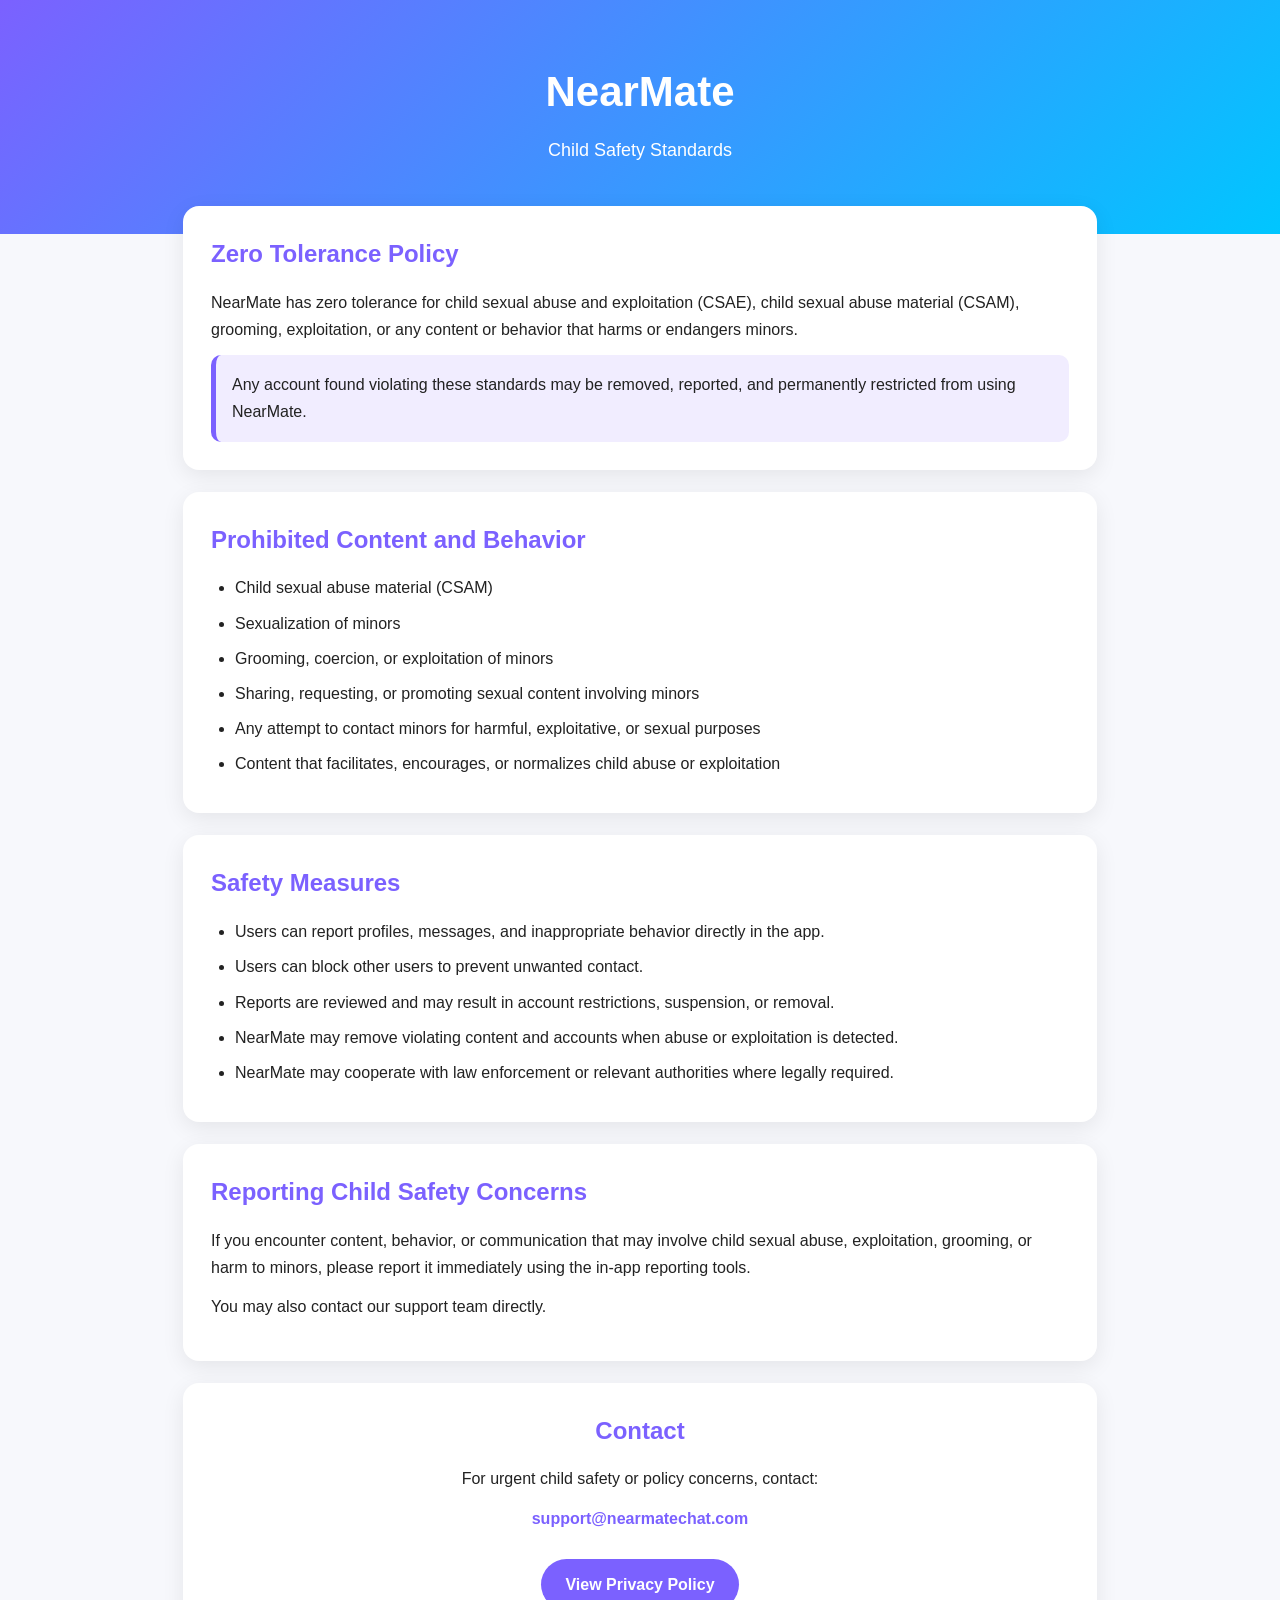
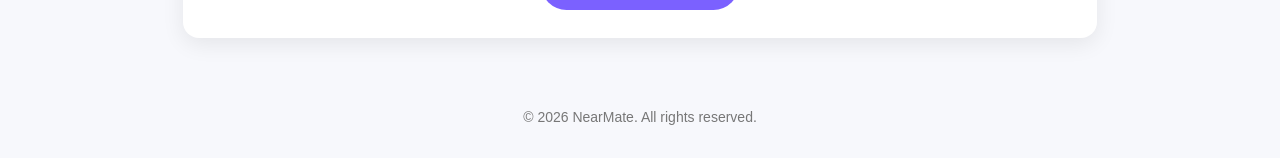
<file: csae.html>
<!DOCTYPE html>

<html lang="en">
<head>
<meta charset="UTF-8" />
<meta name="viewport" content="width=device-width, initial-scale=1.0" />
<title>NearMate - Child Safety Standards</title>

<style>
* {
    margin: 0;
    padding: 0;
    box-sizing: border-box;
}

body {
    font-family: Arial, Helvetica, sans-serif;
    background: #f7f8fc;
    color: #222;
    line-height: 1.7;
}

.header {
    background: linear-gradient(135deg, #7B61FF, #00C6FF);
    color: #FFFFFF;
    text-align: center;
    padding: 56px 20px;
}

.header h1 {
    font-size: 42px;
    margin-bottom: 8px;
}

.header p {
    font-size: 18px;
}

.container {
    max-width: 950px;
    margin: -28px auto 40px;
    padding: 0 18px;
}

.card {
    background: #FFFFFF;
    border-radius: 16px;
    padding: 28px;
    margin-bottom: 22px;
    box-shadow: 0 6px 22px rgba(0,0,0,0.08);
}

h2 {
    color: #7B61FF;
    margin-bottom: 14px;
    font-size: 24px;
}

p {
    margin-bottom: 12px;
}

ul {
    padding-left: 24px;
}

li {
    margin-bottom: 8px;
}

.notice {
    background: #F1EDFF;
    border-left: 5px solid #7B61FF;
    padding: 16px;
    border-radius: 10px;
}

.contact {
    text-align: center;
}

.contact a.email {
    color: #7B61FF;
    font-weight: bold;
    text-decoration: none;
}

.btn {
    display: inline-block;
    margin-top: 15px;
    background: #7B61FF;
    color: #FFFFFF !important;
    text-decoration: none !important;
    padding: 12px 24px;
    border-radius: 999px;
    font-weight: 700;
    font-size: 16px;
}

.btn:hover,
.btn:visited,
.btn:active {
    color: #FFFFFF !important;
    text-decoration: none !important;
}

.footer {
    text-align: center;
    color: #777;
    font-size: 14px;
    padding: 28px 16px;
}

@media (max-width: 600px) {
    .header h1 {
        font-size: 34px;
    }

    .card {
        padding: 22px;
    }
}
</style>

</head>

<body>

<header class="header">
    <h1>NearMate</h1>
    <p>Child Safety Standards</p>
</header>

<main class="container">

<section class="card">
    <h2>Zero Tolerance Policy</h2>
    <p>
        NearMate has zero tolerance for child sexual abuse and exploitation (CSAE), child sexual abuse material (CSAM), grooming, exploitation, or any content or behavior that harms or endangers minors.
    </p>
    <div class="notice">
        Any account found violating these standards may be removed, reported, and permanently restricted from using NearMate.
    </div>
</section>

<section class="card">
    <h2>Prohibited Content and Behavior</h2>
    <ul>
        <li>Child sexual abuse material (CSAM)</li>
        <li>Sexualization of minors</li>
        <li>Grooming, coercion, or exploitation of minors</li>
        <li>Sharing, requesting, or promoting sexual content involving minors</li>
        <li>Any attempt to contact minors for harmful, exploitative, or sexual purposes</li>
        <li>Content that facilitates, encourages, or normalizes child abuse or exploitation</li>
    </ul>
</section>

<section class="card">
    <h2>Safety Measures</h2>
    <ul>
        <li>Users can report profiles, messages, and inappropriate behavior directly in the app.</li>
        <li>Users can block other users to prevent unwanted contact.</li>
        <li>Reports are reviewed and may result in account restrictions, suspension, or removal.</li>
        <li>NearMate may remove violating content and accounts when abuse or exploitation is detected.</li>
        <li>NearMate may cooperate with law enforcement or relevant authorities where legally required.</li>
    </ul>
</section>

<section class="card">
    <h2>Reporting Child Safety Concerns</h2>
    <p>
        If you encounter content, behavior, or communication that may involve child sexual abuse, exploitation, grooming, or harm to minors, please report it immediately using the in-app reporting tools.
    </p>
    <p>
        You may also contact our support team directly.
    </p>
</section>

<section class="card contact">
    <h2>Contact</h2>
    <p>
        For urgent child safety or policy concerns, contact:
    </p>
    <p>
        <a class="email" href="mailto:support@nearmatechat.com">support@nearmatechat.com</a>
    </p>
    <a class="btn" href="https://nearmatechat.com/privacy.html" target="_blank" rel="noopener noreferrer">
        View Privacy Policy
    </a>
</section>

</main>

<footer class="footer">
    © 2026 NearMate. All rights reserved.
</footer>

</body>
</html>
</file>
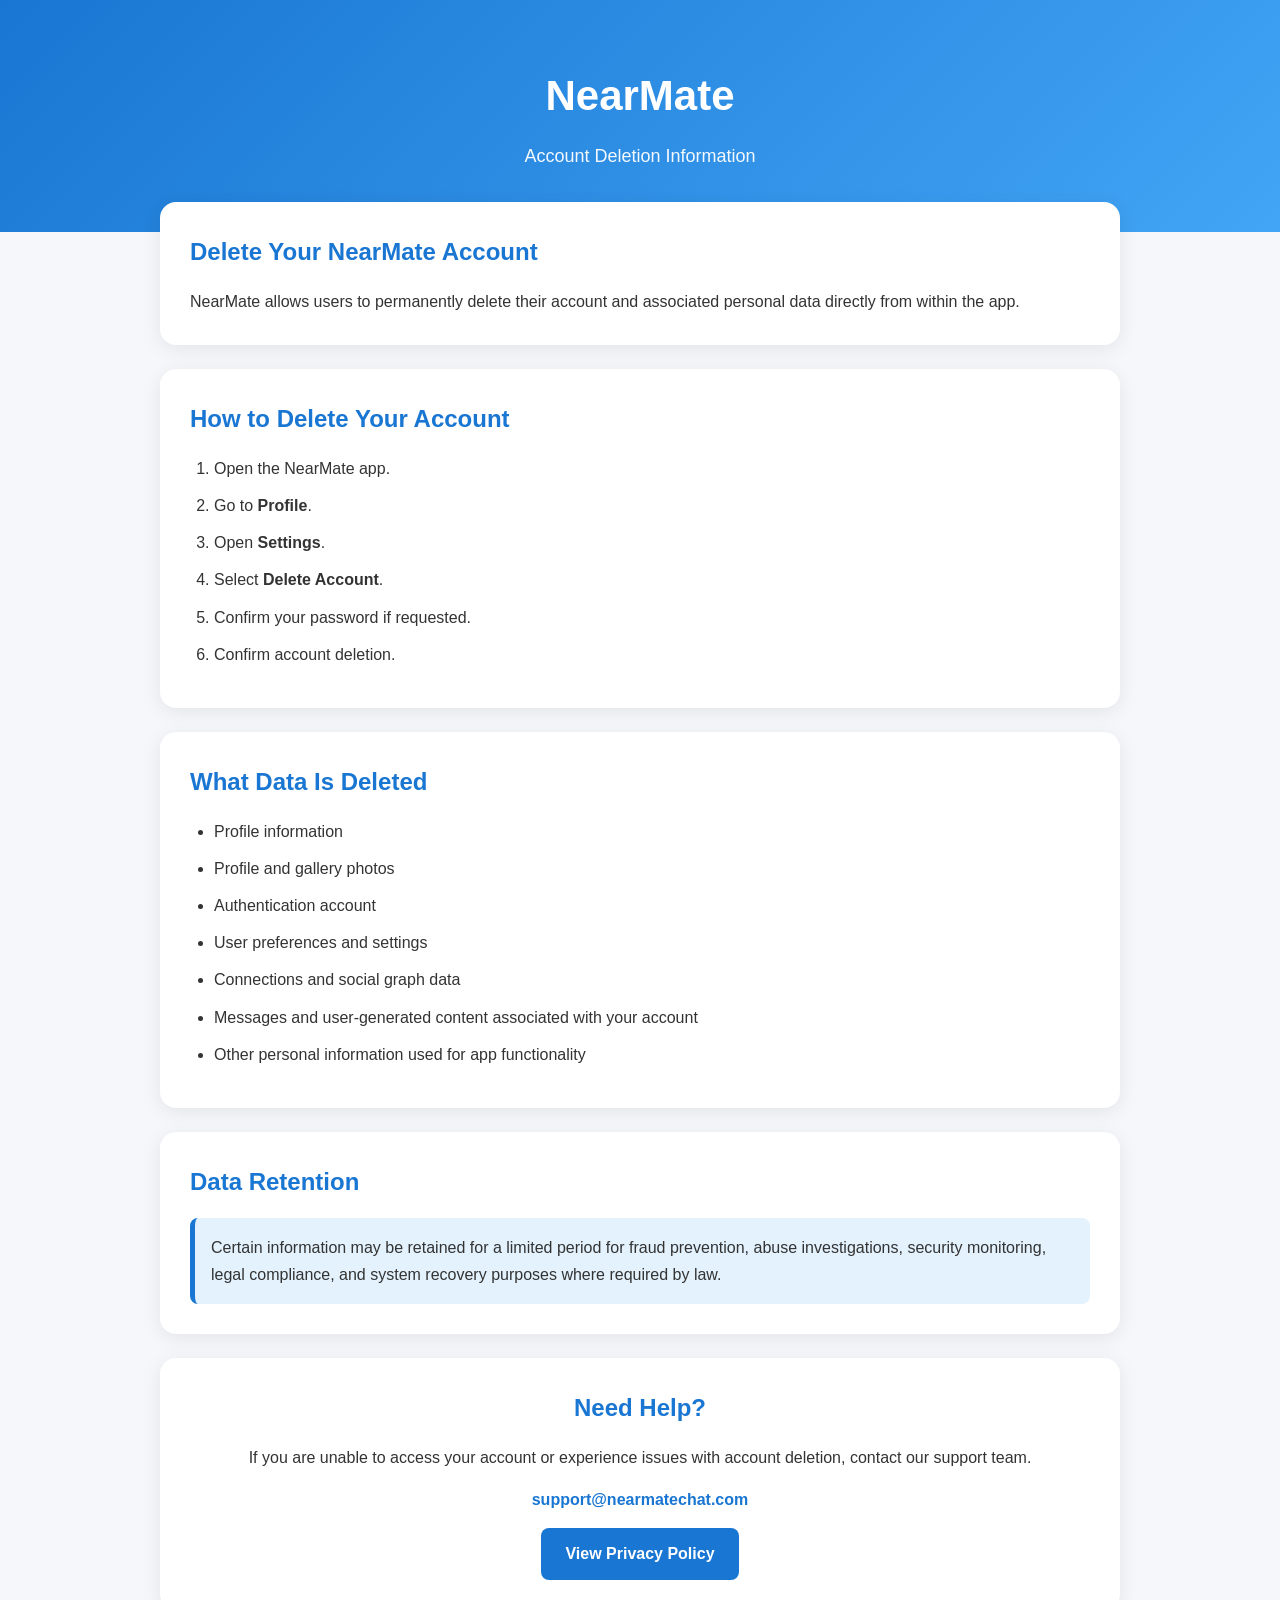
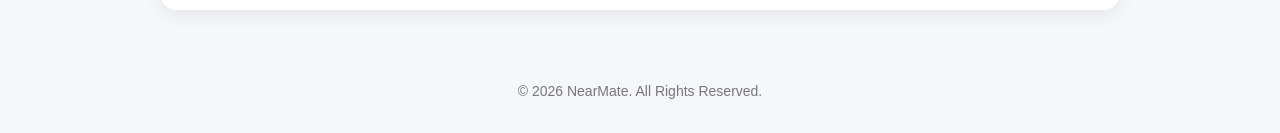
<file: delete-account.html>
<!DOCTYPE html>
<html lang="en">
<head>
<meta charset="UTF-8">
<meta name="viewport" content="width=device-width, initial-scale=1.0">
<title>NearMate - Account Deletion</title>

<style>
*{
    margin:0;
    padding:0;
    box-sizing:border-box;
}

body{
    font-family: Arial, Helvetica, sans-serif;
    background:#f5f7fb;
    color:#333;
    line-height:1.7;
}

.header{
    background:linear-gradient(135deg,#1976D2,#42A5F5);
    color:white;
    text-align:center;
    padding:60px 20px;
}

.header h1{
    font-size:42px;
    margin-bottom:10px;
}

.header p{
    font-size:18px;
    opacity:0.95;
}

.container{
    max-width:1000px;
    margin:-30px auto 40px;
    padding:0 20px;
}

.card{
    background:white;
    border-radius:16px;
    padding:30px;
    margin-bottom:24px;
    box-shadow:0 4px 20px rgba(0,0,0,0.08);
}

h2{
    color:#1976D2;
    margin-bottom:15px;
}

ol,ul{
    padding-left:24px;
}

li{
    margin-bottom:10px;
}

.highlight{
    background:#E3F2FD;
    border-left:5px solid #1976D2;
    padding:16px;
    border-radius:8px;
}

.contact{
    text-align:center;
}

.contact a{
    color:#1976D2;
    text-decoration:none;
    font-weight:bold;
}

.footer{
    text-align:center;
    padding:30px;
    color:#777;
    font-size:14px;
}

.btn{
display:inline-block;
margin-top:15px;
background:#1976D2;
color:#FFFFFF !important;
text-decoration:none;
padding:12px 24px;
border-radius:8px;
font-weight:600;
border:none;
}

.btn:hover{
background:#1565C0;
color:#FFFFFF !important;
}

.btn:visited{
color:#FFFFFF !important;
}

.btn:active{
color:#FFFFFF !important;
}


.btn:hover{
    opacity:0.9;
}
</style>

</head>

<body>

<div class="header">
    <h1>NearMate</h1>
    <p>Account Deletion Information</p>
</div>

<div class="container">

<div class="card">
    <h2>Delete Your NearMate Account</h2>
    <p>
        NearMate allows users to permanently delete their account and associated personal data directly from within the app.
    </p>
</div>

<div class="card">
    <h2>How to Delete Your Account</h2>

    <ol>
        <li>Open the NearMate app.</li>
        <li>Go to <strong>Profile</strong>.</li>
        <li>Open <strong>Settings</strong>.</li>
        <li>Select <strong>Delete Account</strong>.</li>
        <li>Confirm your password if requested.</li>
        <li>Confirm account deletion.</li>
    </ol>
</div>

<div class="card">
    <h2>What Data Is Deleted</h2>

    <ul>
        <li>Profile information</li>
        <li>Profile and gallery photos</li>
        <li>Authentication account</li>
        <li>User preferences and settings</li>
        <li>Connections and social graph data</li>
        <li>Messages and user-generated content associated with your account</li>
        <li>Other personal information used for app functionality</li>
    </ul>
</div>

<div class="card">
    <h2>Data Retention</h2>

    <div class="highlight">
        Certain information may be retained for a limited period for fraud prevention, abuse investigations, security monitoring, legal compliance, and system recovery purposes where required by law.
    </div>
</div>

<div class="card contact">
    <h2>Need Help?</h2>

    <p>
        If you are unable to access your account or experience issues with account deletion, contact our support team.
    </p>

    <p style="margin-top:15px;">
        <a href="mailto:support@nearmatechat.com">
            support@nearmatechat.com
        </a>
    </p>

    <a class="btn" href="https://nearmatechat.com/privacy.html">
        View Privacy Policy
    </a>
</div>

</div>

<div class="footer">
    © 2026 NearMate. All Rights Reserved.
</div>

</body>
</html>
</file>
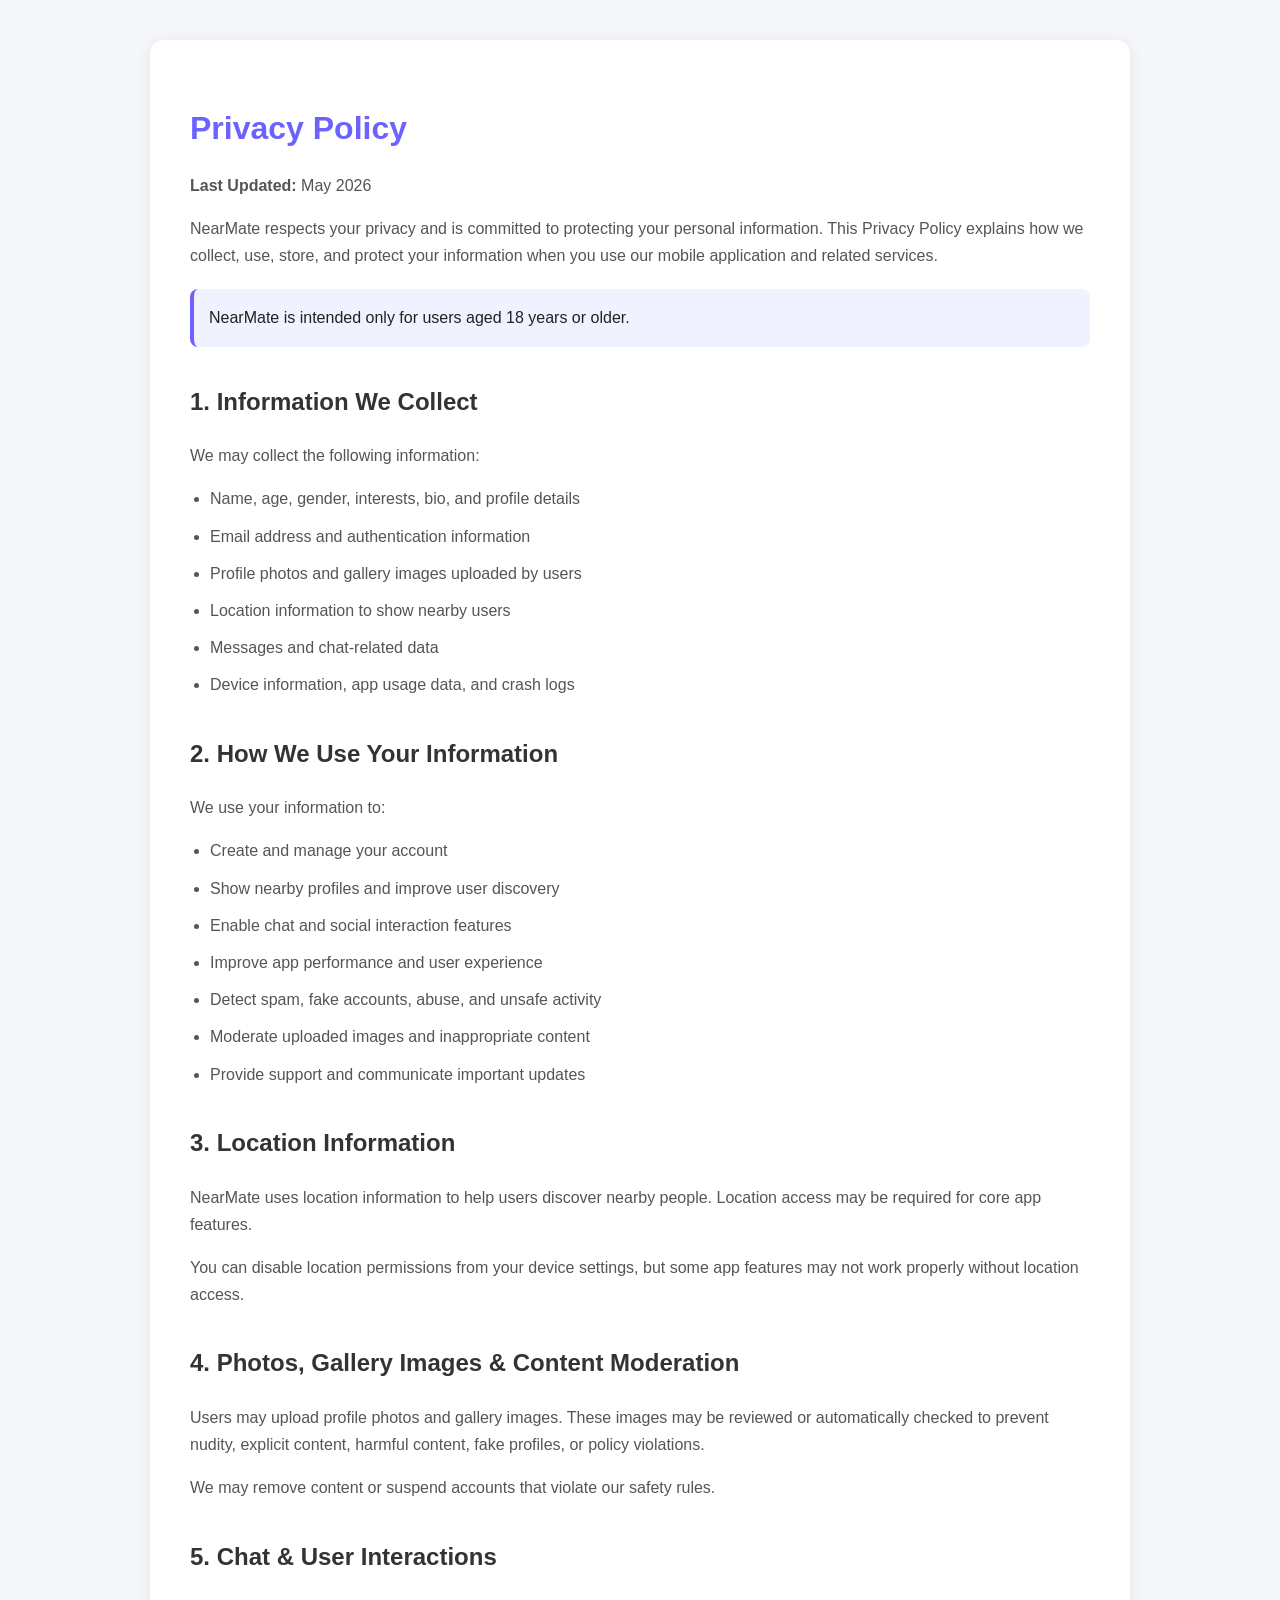
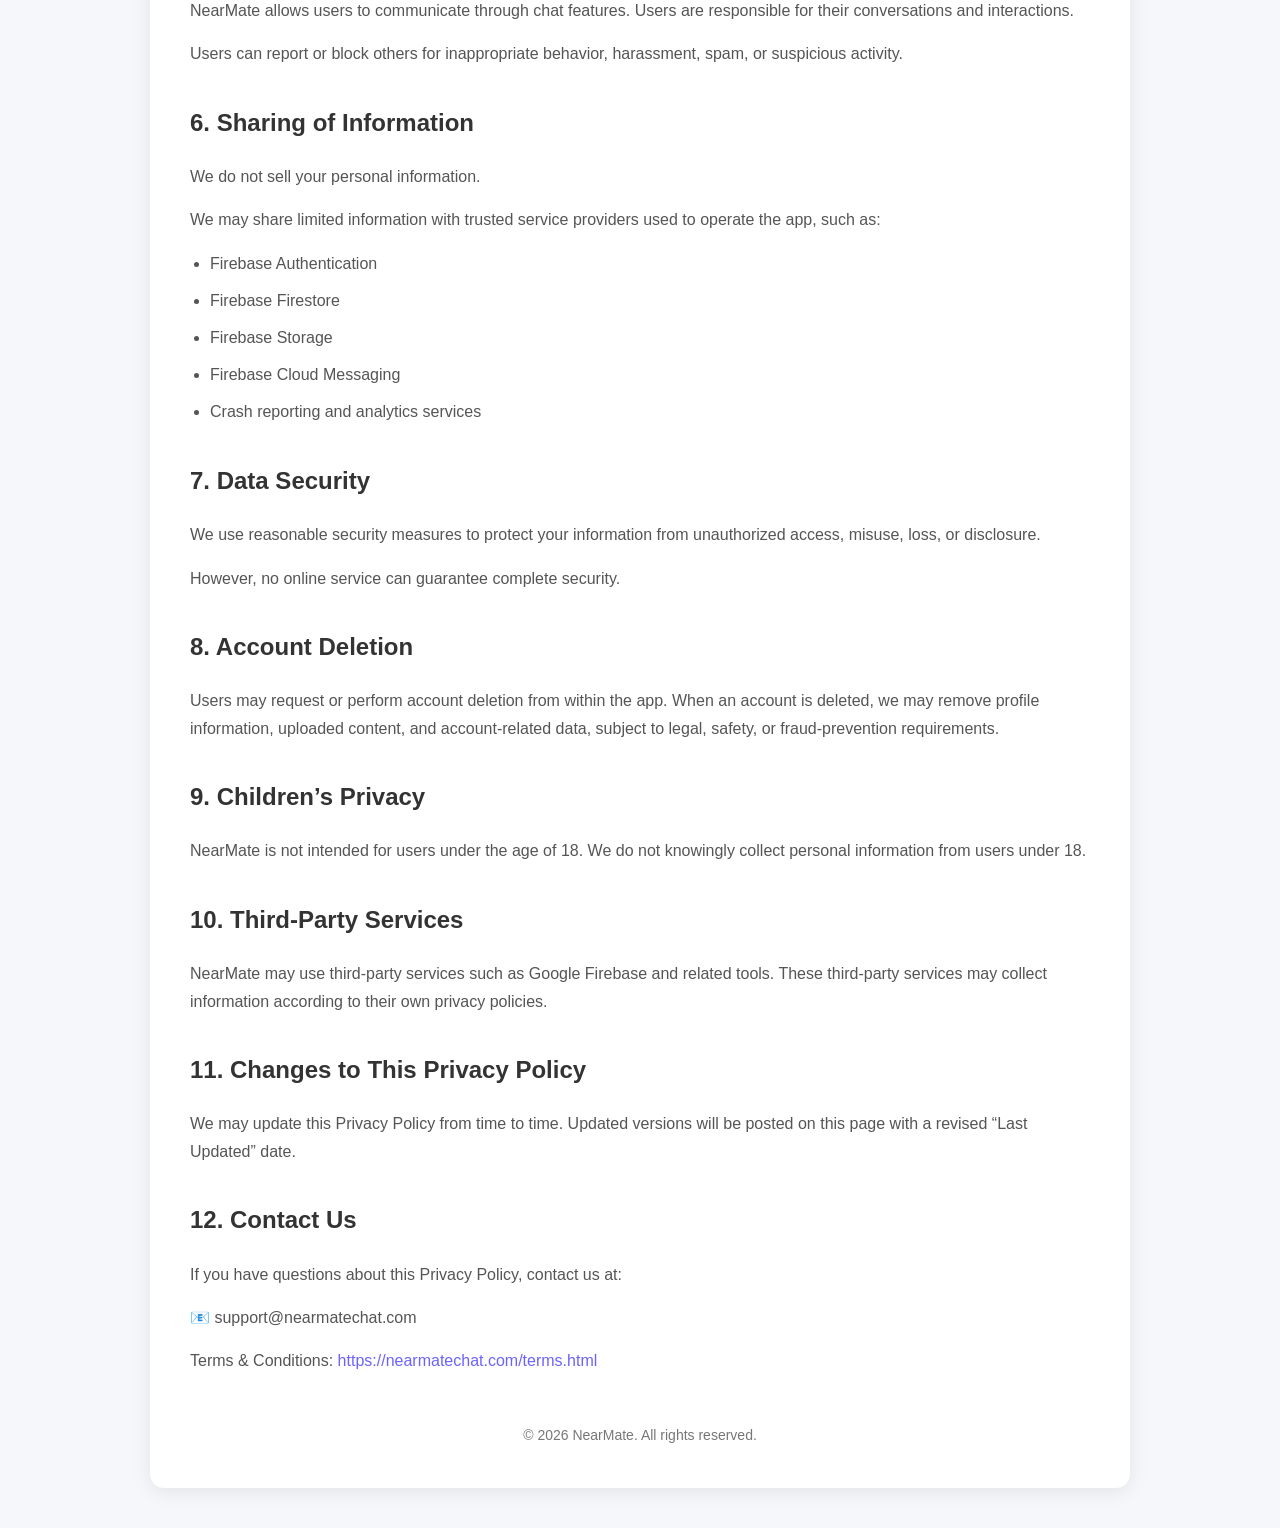
<file: privacy.html>
<!DOCTYPE html>
<html lang="en">
<head>
  <meta charset="UTF-8" />
  <meta name="viewport" content="width=device-width, initial-scale=1.0"/>
  <title>Privacy Policy - NearMate</title>

  <style>
    body {
      font-family: Arial, sans-serif;
      line-height: 1.7;
      background: #f5f7fb;
      margin: 0;
      padding: 0;
      color: #222;
    }

    .container {
      max-width: 900px;
      margin: 40px auto;
      background: #ffffff;
      padding: 40px;
      border-radius: 14px;
      box-shadow: 0 4px 20px rgba(0,0,0,0.08);
    }

    h1 {
      color: #6C63FF;
      margin-bottom: 10px;
    }

    h2 {
      margin-top: 35px;
      color: #333;
    }

    p, li {
      color: #555;
    }

    ul {
      padding-left: 20px;
    }

    li {
      margin-bottom: 10px;
    }

    .highlight {
      background: #f0f2ff;
      padding: 15px;
      border-left: 4px solid #6C63FF;
      border-radius: 8px;
      margin-top: 20px;
    }

    .footer {
      margin-top: 50px;
      font-size: 14px;
      color: #777;
      text-align: center;
    }

    a {
      color: #6C63FF;
      text-decoration: none;
    }

    a:hover {
      text-decoration: underline;
    }

    @media(max-width: 768px) {
      .container {
        margin: 10px;
        padding: 20px;
      }
    }
  </style>
</head>

<body>

  <div class="container">

    <h1>Privacy Policy</h1>

    <p><strong>Last Updated:</strong> May 2026</p>

    <p>
      NearMate respects your privacy and is committed to protecting your personal information.
      This Privacy Policy explains how we collect, use, store, and protect your information
      when you use our mobile application and related services.
    </p>

    <div class="highlight">
      NearMate is intended only for users aged 18 years or older.
    </div>

    <h2>1. Information We Collect</h2>

    <p>We may collect the following information:</p>

    <ul>
      <li>Name, age, gender, interests, bio, and profile details</li>
      <li>Email address and authentication information</li>
      <li>Profile photos and gallery images uploaded by users</li>
      <li>Location information to show nearby users</li>
      <li>Messages and chat-related data</li>
      <li>Device information, app usage data, and crash logs</li>
    </ul>

    <h2>2. How We Use Your Information</h2>

    <p>We use your information to:</p>

    <ul>
      <li>Create and manage your account</li>
      <li>Show nearby profiles and improve user discovery</li>
      <li>Enable chat and social interaction features</li>
      <li>Improve app performance and user experience</li>
      <li>Detect spam, fake accounts, abuse, and unsafe activity</li>
      <li>Moderate uploaded images and inappropriate content</li>
      <li>Provide support and communicate important updates</li>
    </ul>

    <h2>3. Location Information</h2>

    <p>
      NearMate uses location information to help users discover nearby people.
      Location access may be required for core app features.
    </p>

    <p>
      You can disable location permissions from your device settings, but some app
      features may not work properly without location access.
    </p>

    <h2>4. Photos, Gallery Images & Content Moderation</h2>

    <p>
      Users may upload profile photos and gallery images. These images may be reviewed
      or automatically checked to prevent nudity, explicit content, harmful content,
      fake profiles, or policy violations.
    </p>

    <p>
      We may remove content or suspend accounts that violate our safety rules.
    </p>

    <h2>5. Chat & User Interactions</h2>

    <p>
      NearMate allows users to communicate through chat features. Users are responsible
      for their conversations and interactions.
    </p>

    <p>
      Users can report or block others for inappropriate behavior, harassment, spam,
      or suspicious activity.
    </p>

    <h2>6. Sharing of Information</h2>

    <p>
      We do not sell your personal information.
    </p>

    <p>
      We may share limited information with trusted service providers used to operate
      the app, such as:
    </p>

    <ul>
      <li>Firebase Authentication</li>
      <li>Firebase Firestore</li>
      <li>Firebase Storage</li>
      <li>Firebase Cloud Messaging</li>
      <li>Crash reporting and analytics services</li>
    </ul>

    <h2>7. Data Security</h2>

    <p>
      We use reasonable security measures to protect your information from unauthorized
      access, misuse, loss, or disclosure.
    </p>

    <p>
      However, no online service can guarantee complete security.
    </p>

    <h2>8. Account Deletion</h2>

    <p>
      Users may request or perform account deletion from within the app.
      When an account is deleted, we may remove profile information, uploaded content,
      and account-related data, subject to legal, safety, or fraud-prevention requirements.
    </p>

    <h2>9. Children’s Privacy</h2>

    <p>
      NearMate is not intended for users under the age of 18.
      We do not knowingly collect personal information from users under 18.
    </p>

    <h2>10. Third-Party Services</h2>

    <p>
      NearMate may use third-party services such as Google Firebase and related tools.
      These third-party services may collect information according to their own privacy policies.
    </p>

    <h2>11. Changes to This Privacy Policy</h2>

    <p>
      We may update this Privacy Policy from time to time. Updated versions will be
      posted on this page with a revised “Last Updated” date.
    </p>

    <h2>12. Contact Us</h2>

    <p>
      If you have questions about this Privacy Policy, contact us at:
    </p>

    <p>
      📧 support@nearmatechat.com
    </p>

    <p>
      Terms & Conditions:
      <a href="https://nearmatechat.com/terms.html">
        https://nearmatechat.com/terms.html
      </a>
    </p>

    <div class="footer">
      © 2026 NearMate. All rights reserved.
    </div>

  </div>

</body>
</html>
</file>
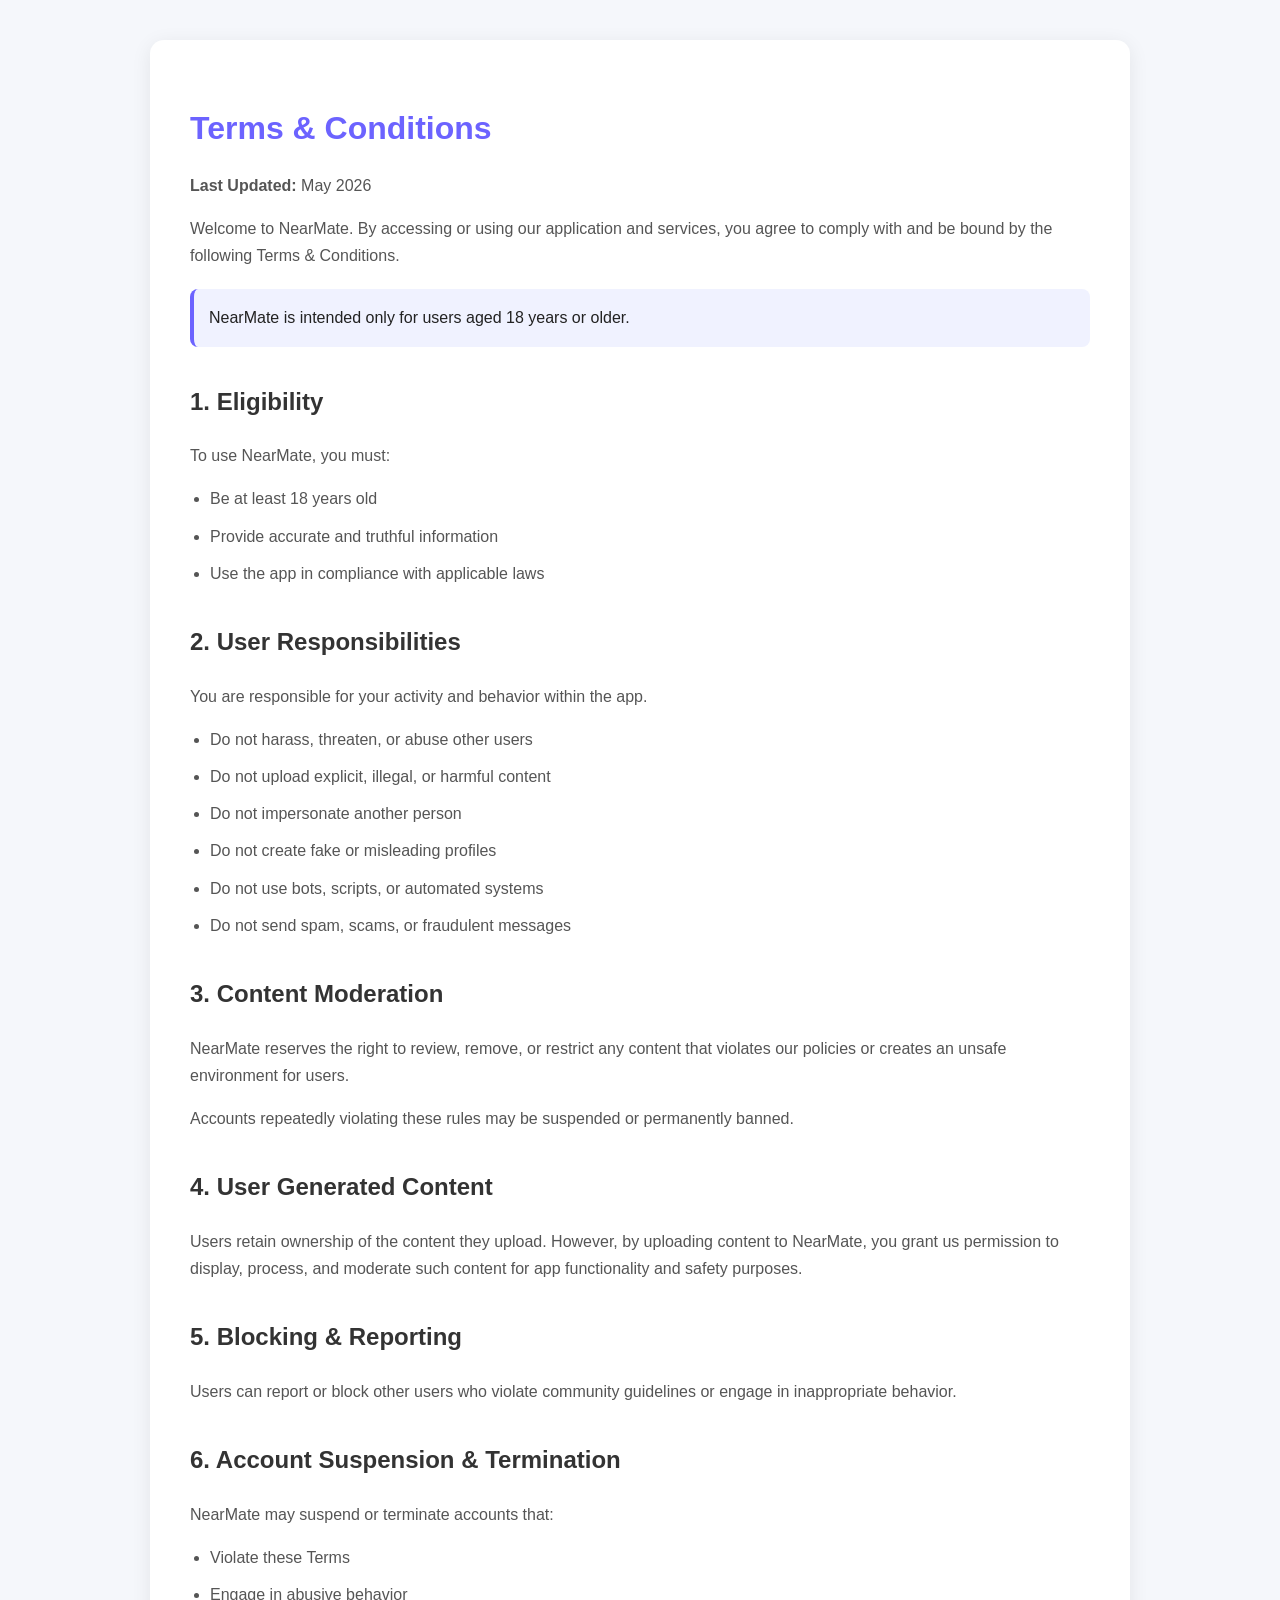
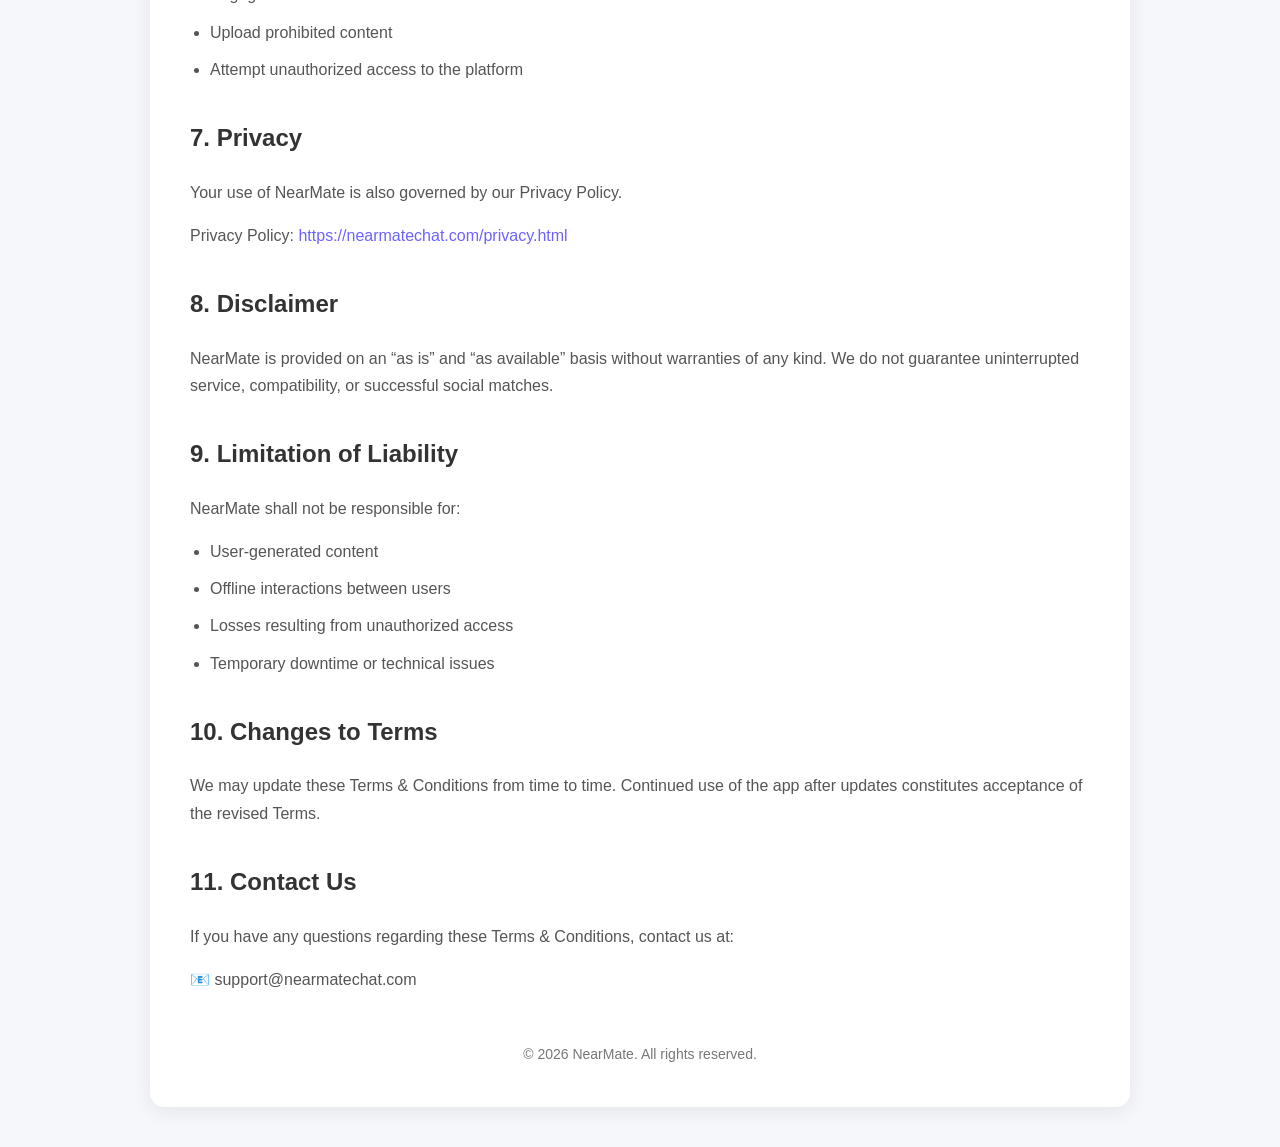
<file: terms.html>
<!DOCTYPE html>
<html lang="en">
<head>
  <meta charset="UTF-8" />
  <meta name="viewport" content="width=device-width, initial-scale=1.0"/>
  <title>Terms & Conditions - NearMate</title>

  <style>
    body {
      font-family: Arial, sans-serif;
      line-height: 1.7;
      background: #f5f7fb;
      margin: 0;
      padding: 0;
      color: #222;
    }

    .container {
      max-width: 900px;
      margin: 40px auto;
      background: #ffffff;
      padding: 40px;
      border-radius: 14px;
      box-shadow: 0 4px 20px rgba(0,0,0,0.08);
    }

    h1 {
      color: #6C63FF;
      margin-bottom: 10px;
    }

    h2 {
      margin-top: 35px;
      color: #333;
    }

    p {
      color: #555;
    }

    ul {
      padding-left: 20px;
    }

    li {
      margin-bottom: 10px;
      color: #555;
    }

    .highlight {
      background: #f0f2ff;
      padding: 15px;
      border-left: 4px solid #6C63FF;
      border-radius: 8px;
      margin-top: 20px;
    }

    .footer {
      margin-top: 50px;
      font-size: 14px;
      color: #777;
      text-align: center;
    }

    a {
      color: #6C63FF;
      text-decoration: none;
    }

    a:hover {
      text-decoration: underline;
    }

    @media(max-width: 768px) {
      .container {
        margin: 10px;
        padding: 20px;
      }
    }
  </style>
</head>

<body>

  <div class="container">

    <h1>Terms & Conditions</h1>

    <p><strong>Last Updated:</strong> May 2026</p>

    <p>
      Welcome to NearMate. By accessing or using our application and services,
      you agree to comply with and be bound by the following Terms & Conditions.
    </p>

    <div class="highlight">
      NearMate is intended only for users aged 18 years or older.
    </div>

    <h2>1. Eligibility</h2>

    <p>
      To use NearMate, you must:
    </p>

    <ul>
      <li>Be at least 18 years old</li>
      <li>Provide accurate and truthful information</li>
      <li>Use the app in compliance with applicable laws</li>
    </ul>

    <h2>2. User Responsibilities</h2>

    <p>
      You are responsible for your activity and behavior within the app.
    </p>

    <ul>
      <li>Do not harass, threaten, or abuse other users</li>
      <li>Do not upload explicit, illegal, or harmful content</li>
      <li>Do not impersonate another person</li>
      <li>Do not create fake or misleading profiles</li>
      <li>Do not use bots, scripts, or automated systems</li>
      <li>Do not send spam, scams, or fraudulent messages</li>
    </ul>

    <h2>3. Content Moderation</h2>

    <p>
      NearMate reserves the right to review, remove, or restrict any content
      that violates our policies or creates an unsafe environment for users.
    </p>

    <p>
      Accounts repeatedly violating these rules may be suspended or permanently banned.
    </p>

    <h2>4. User Generated Content</h2>

    <p>
      Users retain ownership of the content they upload. However, by uploading
      content to NearMate, you grant us permission to display, process, and
      moderate such content for app functionality and safety purposes.
    </p>

    <h2>5. Blocking & Reporting</h2>

    <p>
      Users can report or block other users who violate community guidelines
      or engage in inappropriate behavior.
    </p>

    <h2>6. Account Suspension & Termination</h2>

    <p>
      NearMate may suspend or terminate accounts that:
    </p>

    <ul>
      <li>Violate these Terms</li>
      <li>Engage in abusive behavior</li>
      <li>Upload prohibited content</li>
      <li>Attempt unauthorized access to the platform</li>
    </ul>

    <h2>7. Privacy</h2>

    <p>
      Your use of NearMate is also governed by our Privacy Policy.
    </p>

    <p>
      Privacy Policy:
      <a href="https://nearmatechat.com/privacy.html">
        https://nearmatechat.com/privacy.html
      </a>
    </p>

    <h2>8. Disclaimer</h2>

    <p>
      NearMate is provided on an “as is” and “as available” basis without warranties
      of any kind. We do not guarantee uninterrupted service, compatibility,
      or successful social matches.
    </p>

    <h2>9. Limitation of Liability</h2>

    <p>
      NearMate shall not be responsible for:
    </p>

    <ul>
      <li>User-generated content</li>
      <li>Offline interactions between users</li>
      <li>Losses resulting from unauthorized access</li>
      <li>Temporary downtime or technical issues</li>
    </ul>

    <h2>10. Changes to Terms</h2>

    <p>
      We may update these Terms & Conditions from time to time.
      Continued use of the app after updates constitutes acceptance of the revised Terms.
    </p>

    <h2>11. Contact Us</h2>

    <p>
      If you have any questions regarding these Terms & Conditions,
      contact us at:
    </p>

    <p>
      📧 support@nearmatechat.com
    </p>

    <div class="footer">
      © 2026 NearMate. All rights reserved.
    </div>

  </div>

</body>
</html>
</file>
